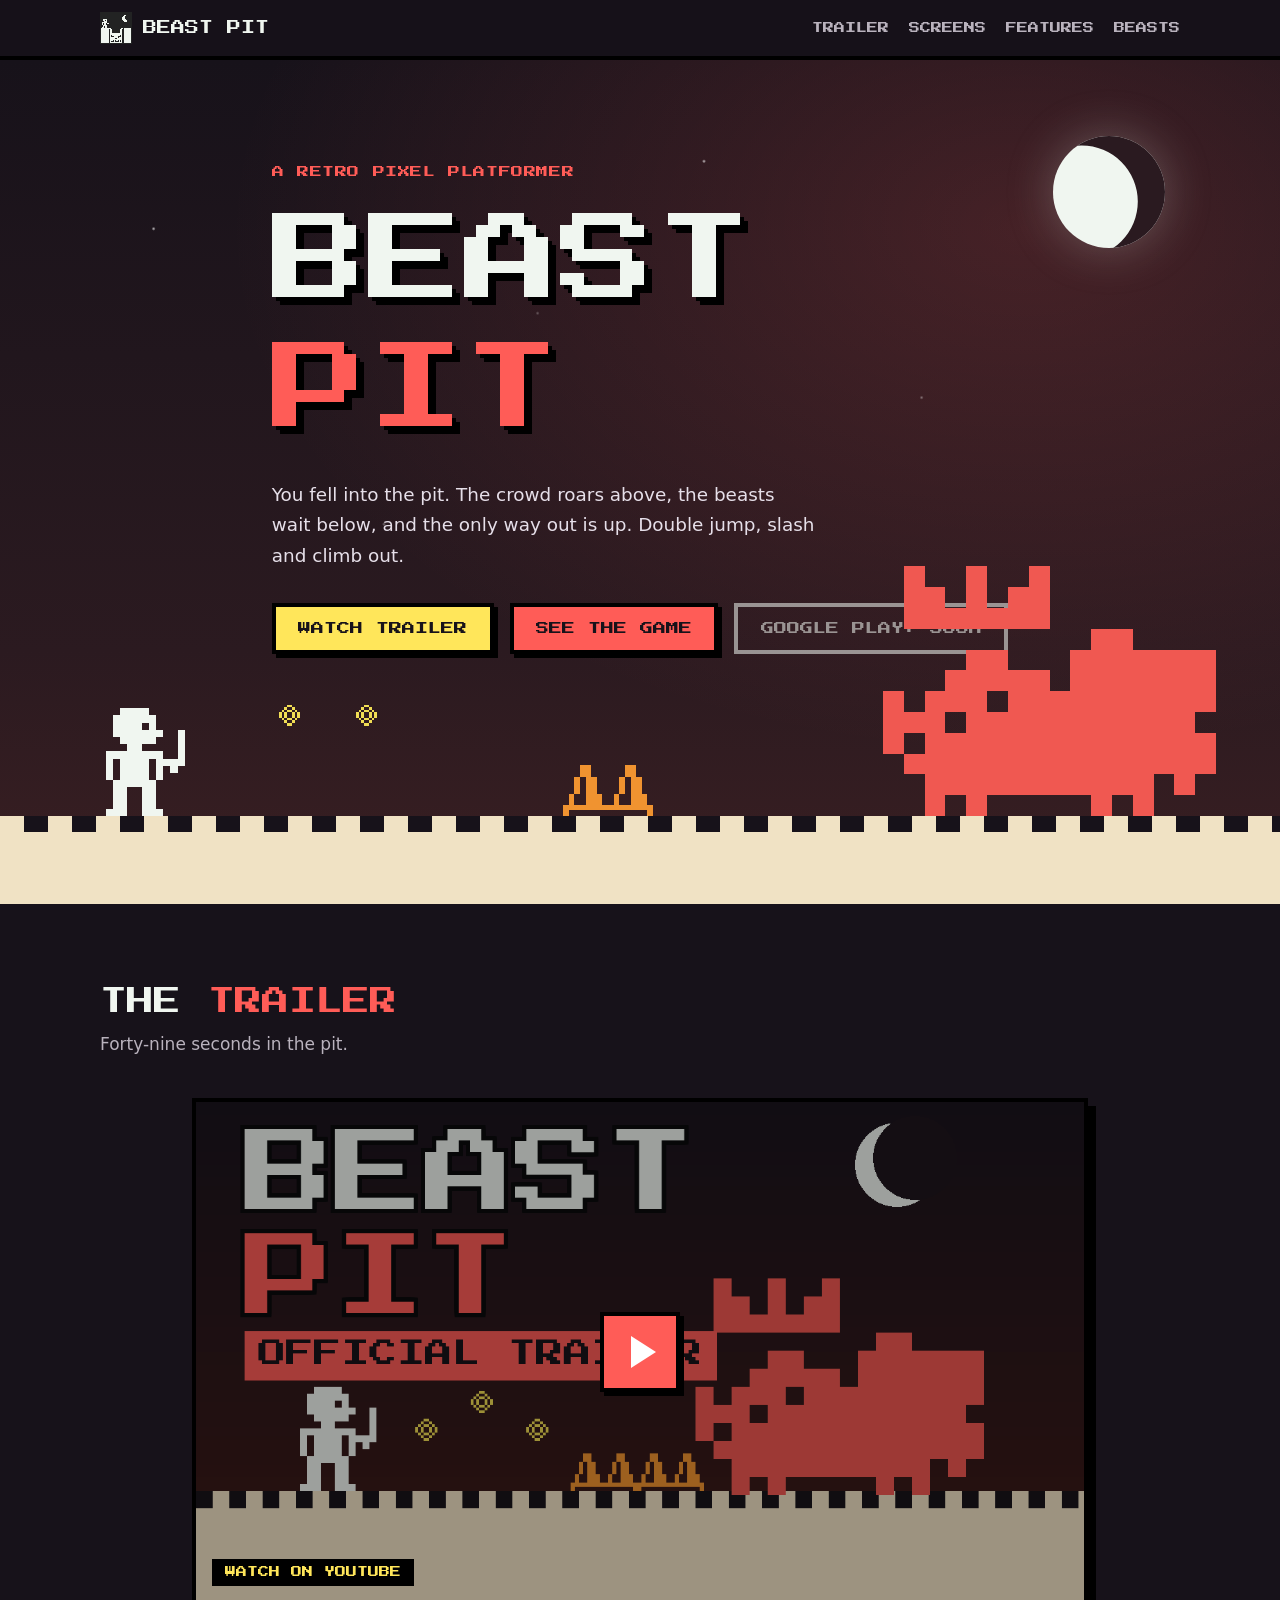
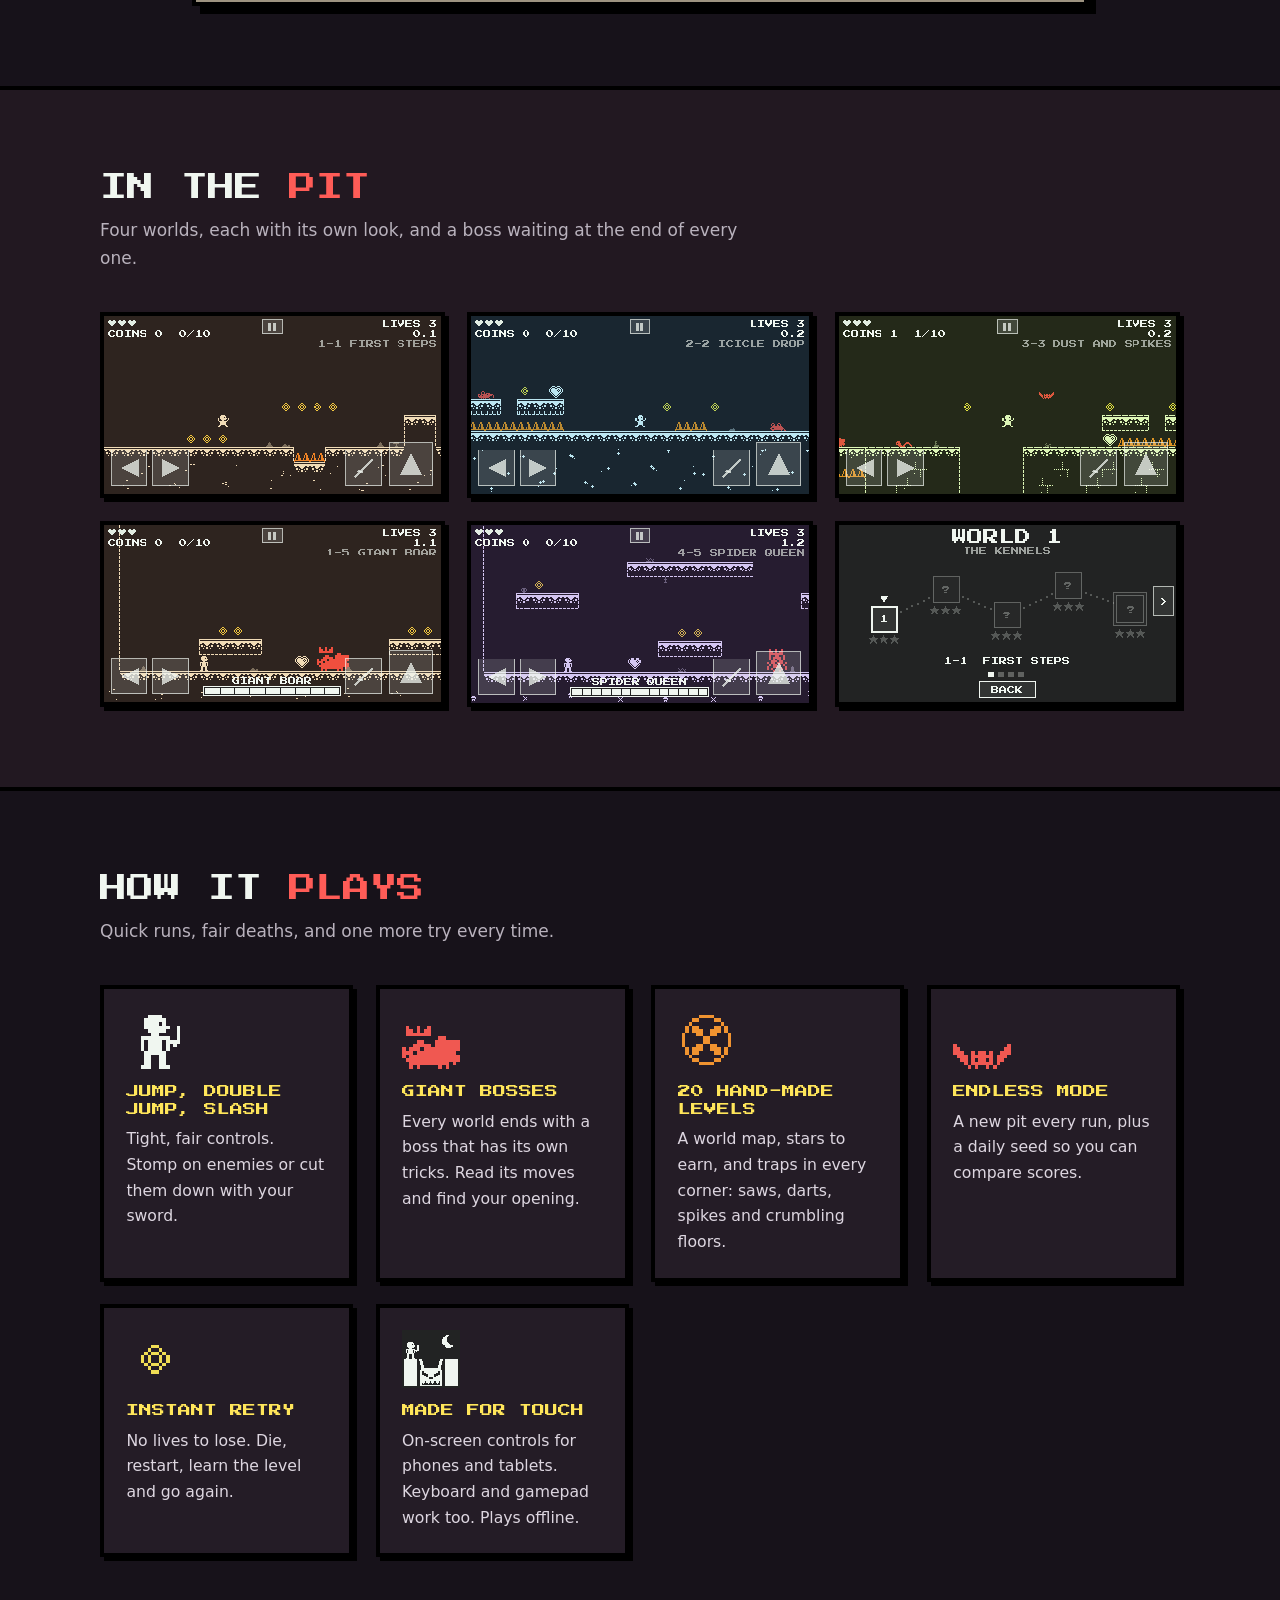
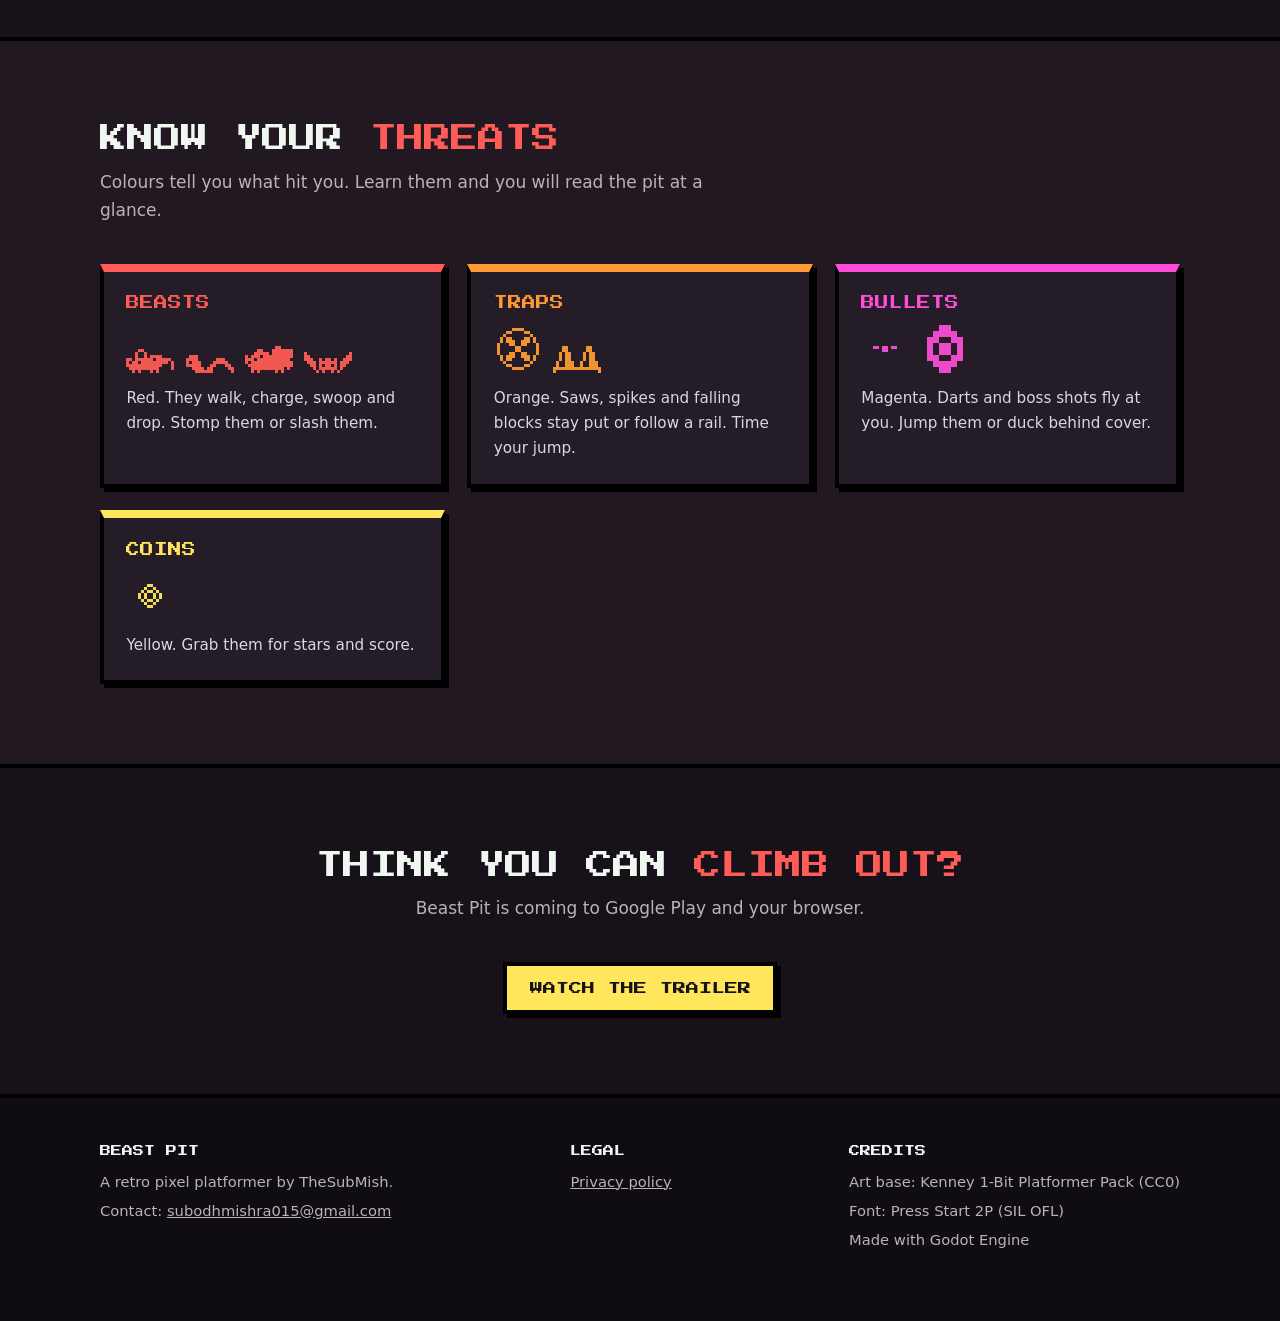
<file: index.html>
<!doctype html>
<html lang="en"><head><meta charset="utf-8"><meta name="viewport" content="width=device-width,initial-scale=1">
<title>Beast Pit: Retro Platformer</title>
<meta name="description" content="Beast Pit is a retro 1-bit pixel platformer: double jump, slash beasts, fight giant bosses and climb out of the pit. Works offline.">
<meta property="og:title" content="Beast Pit: Retro Platformer">
<meta property="og:description" content="You fell into the Beast Pit. Double jump, slash and climb out.">
<meta property="og:image" content="img/feature.png">
<link rel="icon" href="img/icon.png">
<link rel="stylesheet" href="style.css">
</head><body>

<header class="nav"><div class="wrap">
  <a class="brand" href="#top"><img src="img/icon.png" alt="">BEAST PIT</a>
  <nav><a href="#trailer">TRAILER</a><a href="#screens">SCREENS</a><a href="#features">FEATURES</a><a href="#beasts">BEASTS</a></nav>
</div></header>

<main id="top">
<div class="hero">
  <div class="moon" aria-hidden="true"></div>
  <div class="wrap">
    <p class="kicker">A RETRO PIXEL PLATFORMER</p>
    <h1>BEAST<span>PIT</span></h1>
    <p class="lede">You fell into the pit. The crowd roars above, the beasts wait below, and the only way out is up. Double jump, slash and climb out.</p>
    <div class="cta">
      <a class="btn" href="https://youtu.be/mt8stKIenBo" target="_blank" rel="noopener">WATCH TRAILER</a>
      <a class="btn red" href="#screens">SEE THE GAME</a>
      <span class="btn ghost" aria-disabled="true">GOOGLE PLAY: SOON</span>
    </div>
  </div>
  <div class="actors" aria-hidden="true">
    <img class="a-hero" src="img/hero.png" alt="">
    <img class="a-coin" src="img/coin.png" alt="" style="left:21%">
    <img class="a-coin" src="img/coin.png" alt="" style="left:27%;animation-delay:.4s">
    <img class="a-spikes" src="img/spikes.png" alt="" style="left:44%">
    <img class="a-boar" src="img/boss_boar.png" alt="">
  </div>
  <div class="ground" aria-hidden="true"></div>
</div>

<section id="trailer"><div class="wrap">
  <h2 class="sec-title">THE <em>TRAILER</em></h2>
  <p class="sec-sub">Forty-nine seconds in the pit.</p>
  <a class="video" href="https://youtu.be/mt8stKIenBo" target="_blank" rel="noopener" aria-label="Watch the Beast Pit trailer on YouTube">
    <img src="img/trailer-thumb.png" alt="Beast Pit official trailer">
    <span class="play"><b></b></span>
    <span class="soon">WATCH ON YOUTUBE</span>
  </a>
</div></section>

<section id="screens" class="alt"><div class="wrap">
  <h2 class="sec-title">IN THE <em>PIT</em></h2>
  <p class="sec-sub">Four worlds, each with its own look, and a boss waiting at the end of every one.</p>
  <div class="shots">
    <a href="img/shot1.png"><img src="img/shot1.png" alt="World 1: the Kennels" loading="lazy"></a>
    <a href="img/shot2.png"><img src="img/shot2.png" alt="World 2: icy caves" loading="lazy"></a>
    <a href="img/shot3.png"><img src="img/shot3.png" alt="World 3: the ruins" loading="lazy"></a>
    <a href="img/shot4.png"><img src="img/shot4.png" alt="Boss fight: the Giant Boar" loading="lazy"></a>
    <a href="img/shot5.png"><img src="img/shot5.png" alt="Boss fight in the crypt" loading="lazy"></a>
    <a href="img/shot6.png"><img src="img/shot6.png" alt="World map" loading="lazy"></a>
  </div>
</div></section>

<section id="features"><div class="wrap">
  <h2 class="sec-title">HOW IT <em>PLAYS</em></h2>
  <p class="sec-sub">Quick runs, fair deaths, and one more try every time.</p>
  <div class="grid">
    <div class="panel"><img class="ico" src="img/hero.png" alt=""><h3>JUMP, DOUBLE JUMP, SLASH</h3><p>Tight, fair controls. Stomp on enemies or cut them down with your sword.</p></div>
    <div class="panel"><img class="ico" src="img/boss_boar.png" alt=""><h3>GIANT BOSSES</h3><p>Every world ends with a boss that has its own tricks. Read its moves and find your opening.</p></div>
    <div class="panel"><img class="ico" src="img/saw.png" alt=""><h3>20 HAND-MADE LEVELS</h3><p>A world map, stars to earn, and traps in every corner: saws, darts, spikes and crumbling floors.</p></div>
    <div class="panel"><img class="ico" src="img/bat.png" alt=""><h3>ENDLESS MODE</h3><p>A new pit every run, plus a daily seed so you can compare scores.</p></div>
    <div class="panel"><img class="ico" src="img/coin.png" alt=""><h3>INSTANT RETRY</h3><p>No lives to lose. Die, restart, learn the level and go again.</p></div>
    <div class="panel"><img class="ico" src="img/icon.png" alt=""><h3>MADE FOR TOUCH</h3><p>On-screen controls for phones and tablets. Keyboard and gamepad work too. Plays offline.</p></div>
  </div>
</div></section>

<section id="beasts" class="alt"><div class="wrap">
  <h2 class="sec-title">KNOW YOUR <em>THREATS</em></h2>
  <p class="sec-sub">Colours tell you what hit you. Learn them and you will read the pit at a glance.</p>
  <div class="threats">
    <div class="panel threat" style="--c:var(--red)"><h3>BEASTS</h3>
      <div class="row"><img src="img/rat.png" alt=""><img src="img/snake.png" alt=""><img src="img/boar.png" alt=""><img src="img/bat.png" alt=""></div>
      <p>Red. They walk, charge, swoop and drop. Stomp them or slash them.</p></div>
    <div class="panel threat" style="--c:var(--orange)"><h3>TRAPS</h3>
      <div class="row"><img src="img/saw.png" alt=""><img src="img/spikes.png" alt=""></div>
      <p>Orange. Saws, spikes and falling blocks stay put or follow a rail. Time your jump.</p></div>
    <div class="panel threat" style="--c:var(--magenta)"><h3>BULLETS</h3>
      <div class="row"><img src="img/dart.png" alt=""><img src="img/shot.png" alt=""></div>
      <p>Magenta. Darts and boss shots fly at you. Jump them or duck behind cover.</p></div>
    <div class="panel threat" style="--c:var(--yellow)"><h3>COINS</h3>
      <div class="row"><img src="img/coin.png" alt=""></div>
      <p>Yellow. Grab them for stars and score.</p></div>
  </div>
</div></section>

<section><div class="wrap" style="text-align:center">
  <h2 class="sec-title">THINK YOU CAN <em>CLIMB OUT?</em></h2>
  <p class="sec-sub" style="margin-inline:auto">Beast Pit is coming to Google Play and your browser.</p>
  <div class="cta" style="justify-content:center"><a class="btn" href="https://youtu.be/mt8stKIenBo" target="_blank" rel="noopener">WATCH THE TRAILER</a></div>
</div></section>
</main>

<footer><div class="wrap">
  <div><h4>BEAST PIT</h4><p>A retro pixel platformer by TheSubMish.</p><p>Contact: <a href="mailto:subodhmishra015@gmail.com">subodhmishra015@gmail.com</a></p></div>
  <div><h4>LEGAL</h4><p><a href="privacy.html">Privacy policy</a></p></div>
  <div><h4>CREDITS</h4><p>Art base: Kenney 1-Bit Platformer Pack (CC0)</p><p>Font: Press Start 2P (SIL OFL)</p><p>Made with Godot Engine</p></div>
</div></footer>
</body></html>
</file>
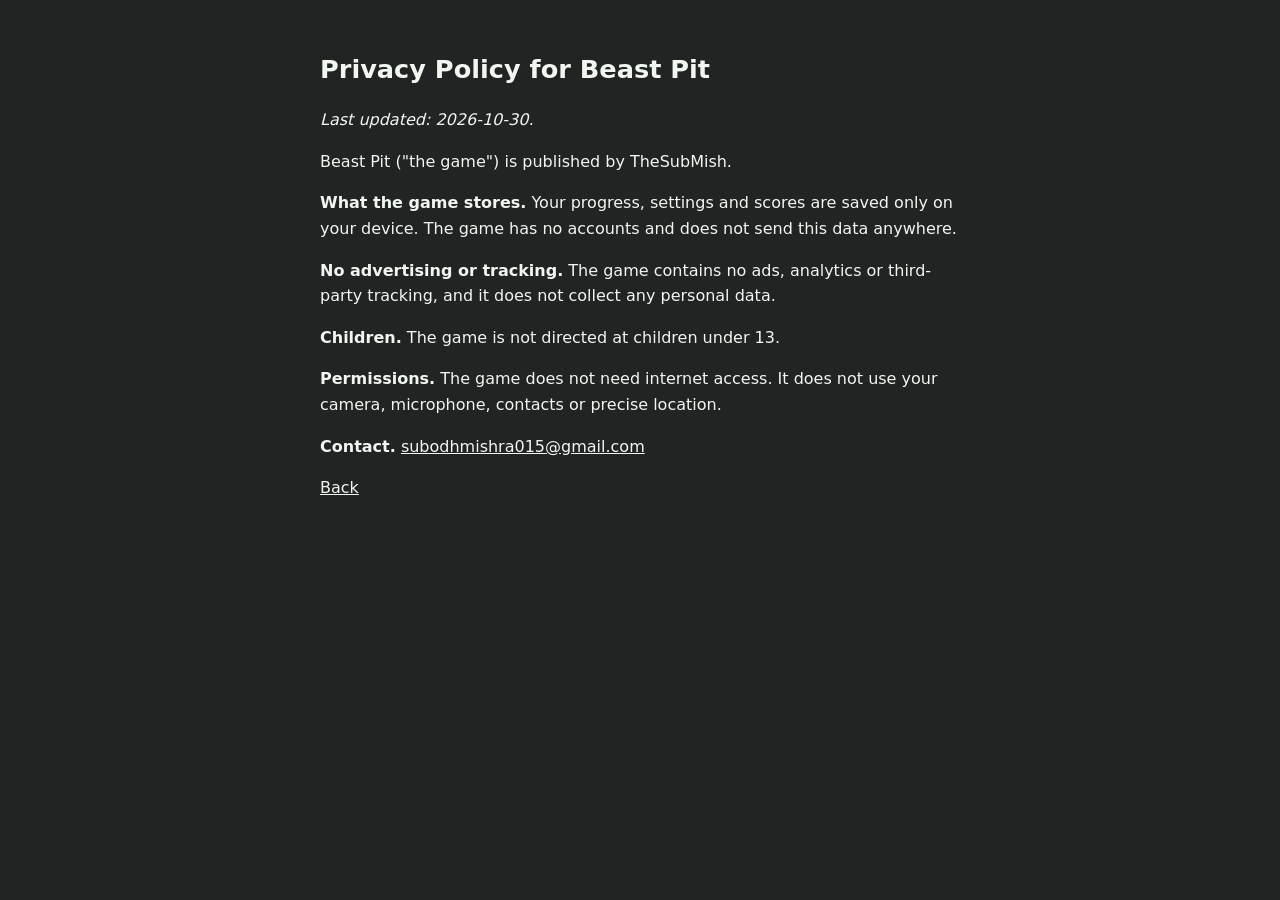
<file: privacy/index.html>
<!doctype html>
<html lang="en"><head><meta charset="utf-8"><meta name="viewport" content="width=device-width,initial-scale=1">
<title>Beast Pit Privacy Policy</title>
<style>:root{--bg:#222323;--fg:#f0f6f0}body{margin:0;background:var(--bg);color:var(--fg);font:16px/1.6 system-ui,sans-serif}main{max-width:40rem;margin:0 auto;padding:2rem 1rem}img{max-width:100%;image-rendering:pixelated}a{color:var(--fg)}h1{font-size:1.6rem}</style></head><body><main>
<h1>Privacy Policy for Beast Pit</h1>
<p><em>Last updated: 2026-10-30.</em></p>
<p>Beast Pit ("the game") is published by TheSubMish.</p>
<p><strong>What the game stores.</strong> Your progress, settings and scores are saved only on your device. The game has no accounts and does not send this data anywhere.</p>
<p><strong>No advertising or tracking.</strong> The game contains no ads, analytics or third-party tracking, and it does not collect any personal data.</p>
<p><strong>Children.</strong> The game is not directed at children under 13.</p>
<p><strong>Permissions.</strong> The game does not need internet access. It does not use your camera, microphone, contacts or precise location.</p>
<p><strong>Contact.</strong> <a href="mailto:subodhmishra015@gmail.com">subodhmishra015@gmail.com</a></p>
<p><a href="../">Back</a></p>
</main></body></html>
</file>
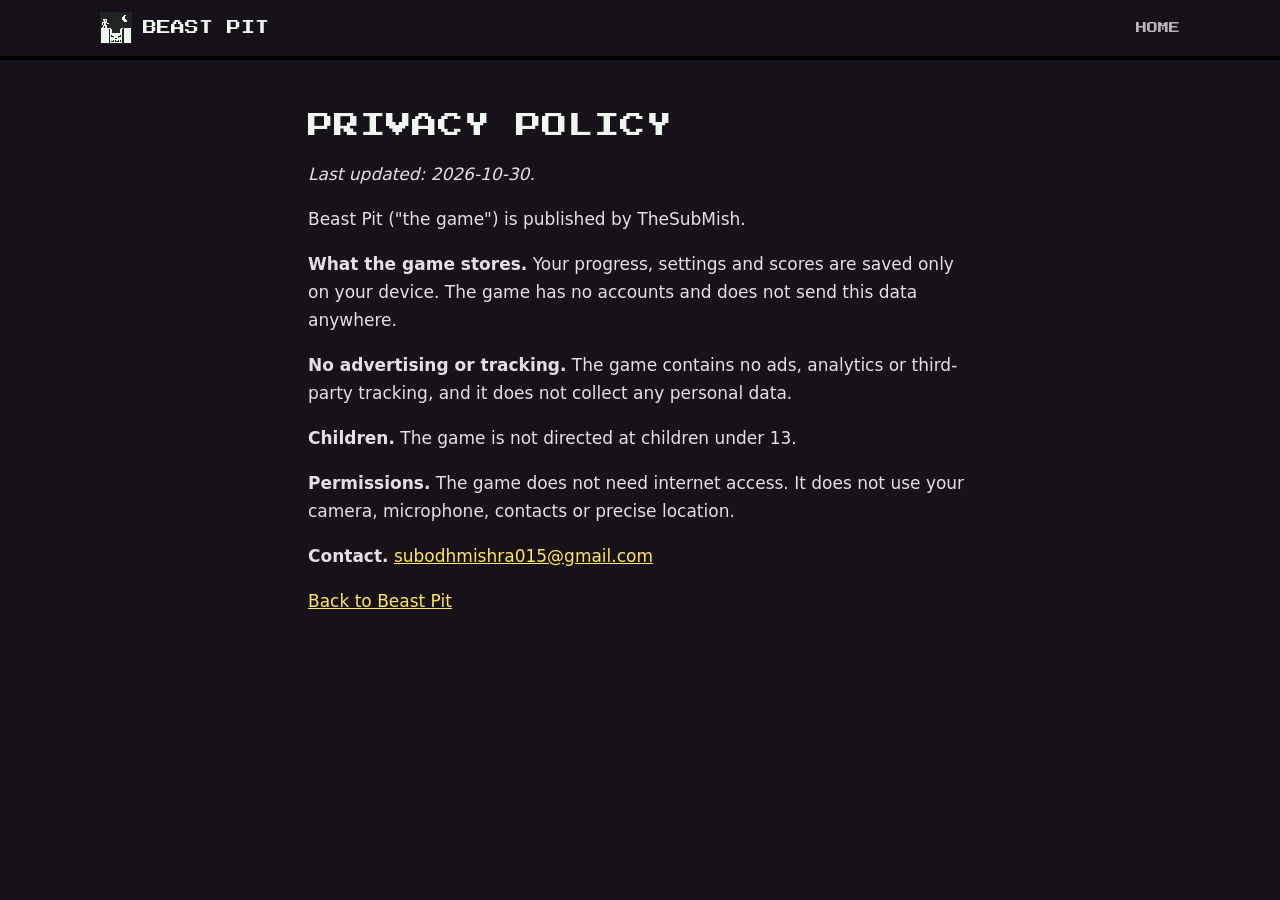
<file: privacy.html>
<!doctype html>
<html lang="en"><head><meta charset="utf-8"><meta name="viewport" content="width=device-width,initial-scale=1">
<title>Beast Pit Privacy Policy</title>
<link rel="icon" href="img/icon.png">
<link rel="stylesheet" href="style.css">
</head><body>
<header class="nav"><div class="wrap">
  <a class="brand" href="index.html"><img src="img/icon.png" alt="">BEAST PIT</a>
  <nav><a href="index.html">HOME</a></nav>
</div></header>
<main class="doc">
<h1>PRIVACY POLICY</h1>
<p><em>Last updated: 2026-10-30.</em></p>
<p>Beast Pit ("the game") is published by TheSubMish.</p>
<p><strong>What the game stores.</strong> Your progress, settings and scores are saved only on your device. The game has no accounts and does not send this data anywhere.</p>
<p><strong>No advertising or tracking.</strong> The game contains no ads, analytics or third-party tracking, and it does not collect any personal data.</p>
<p><strong>Children.</strong> The game is not directed at children under 13.</p>
<p><strong>Permissions.</strong> The game does not need internet access. It does not use your camera, microphone, contacts or precise location.</p>
<p><strong>Contact.</strong> <a href="mailto:subodhmishra015@gmail.com">subodhmishra015@gmail.com</a></p>
<p><a href="index.html">Back to Beast Pit</a></p>
</main>
</body></html>
</file>
<file: style.css>
@font-face{font-family:"Press Start 2P";src:url("fonts/PressStart2P-Regular.ttf") format("truetype");font-display:swap}
:root{--bg:#17121a;--bg2:#221821;--panel:#241c26;--fg:#f0f6f0;--dim:#b9b2bd;--red:#ff5c57;--orange:#ff9933;--magenta:#ff4dd9;--yellow:#ffe65a;--sand:#f0e2c4;--px:4px}
*{box-sizing:border-box}
html{scroll-behavior:smooth}
body{margin:0;background:var(--bg);color:var(--fg);font:17px/1.65 system-ui,-apple-system,"Segoe UI",sans-serif}
img{max-width:100%;image-rendering:pixelated;display:block}
a{color:var(--yellow)}
h1,h2,h3,.px{font-family:"Press Start 2P",monospace;font-weight:400;line-height:1.35}
.wrap{max-width:70rem;margin:0 auto;padding:0 1.25rem}

/* nav */
.nav{position:sticky;top:0;z-index:10;background:rgba(23,18,26,.92);backdrop-filter:blur(4px);border-bottom:var(--px) solid #000}
.nav .wrap{display:flex;align-items:center;gap:1.25rem;height:3.5rem}
.brand{display:flex;align-items:center;gap:.7rem;color:var(--fg);text-decoration:none;font:14px "Press Start 2P",monospace}
.brand img{width:32px;height:32px}
.nav nav{margin-left:auto;display:flex;gap:1.25rem}
.nav nav a{color:var(--dim);text-decoration:none;font:11px "Press Start 2P",monospace}
.nav nav a:hover{color:var(--yellow)}
@media(max-width:620px){.nav nav a:nth-child(n+3){display:none}}

/* buttons */
.btn{display:inline-block;padding:.95rem 1.4rem;font:13px "Press Start 2P",monospace;color:#17121a;background:var(--yellow);text-decoration:none;border:var(--px) solid #000;box-shadow:var(--px) var(--px) 0 #000;transition:transform .08s,box-shadow .08s}
.btn:hover{transform:translate(2px,2px);box-shadow:2px 2px 0 #000}
.btn.red{background:var(--red)}
.btn.ghost{background:transparent;color:var(--fg);border-color:var(--fg);box-shadow:none}
.btn[aria-disabled=true]{opacity:.55;pointer-events:none}
.cta{display:flex;flex-wrap:wrap;gap:1rem;margin-top:2rem}

/* hero */
.hero{position:relative;min-height:calc(100vh - 3.5rem);display:flex;align-items:center;overflow:hidden;
 background:radial-gradient(ellipse at 80% 20%,rgba(255,92,87,.18),transparent 55%),linear-gradient(#17121a 0%,#2b1a20 70%,#3a1f22 100%)}
.hero:before{content:"";position:absolute;inset:0;opacity:.7;
 background-image:radial-gradient(2px 2px at 12% 20%,#fff,transparent),radial-gradient(2px 2px at 30% 55%,#fff8,transparent),radial-gradient(2px 2px at 55% 12%,#fff,transparent),radial-gradient(2px 2px at 72% 40%,#fff8,transparent),radial-gradient(2px 2px at 90% 15%,#fff,transparent),radial-gradient(2px 2px at 42% 30%,#fff6,transparent)}
.moon{position:absolute;right:9%;top:9%;width:7rem;height:7rem;border-radius:50%;background:var(--fg);box-shadow:inset -1.7rem .6rem 0 #2a1a20,0 0 3rem rgba(240,246,240,.25)}
.hero .wrap{position:relative;z-index:2;padding-top:3rem;padding-bottom:12rem}
.kicker{color:var(--red);font:12px "Press Start 2P",monospace;margin:0 0 1.2rem;letter-spacing:.05em}
.hero h1{margin:0;font-size:clamp(2.2rem,9vw,6rem);text-shadow:var(--px) var(--px) 0 #000,calc(var(--px)*2) calc(var(--px)*2) 0 #000}
.hero h1 span{color:var(--red);display:block}
.lede{max-width:34rem;margin:1.5rem 0 0;font-size:1.15rem;color:#e6dfe9}
.ground{position:absolute;left:0;right:0;bottom:0;height:5.5rem;background:var(--sand);z-index:1;border-top:1rem solid var(--sand)}
.ground:before{content:"";position:absolute;left:0;right:0;top:-1rem;height:1rem;background:repeating-linear-gradient(90deg,transparent 0 1.5rem,#17121a 1.5rem 3rem)}
.actors{position:absolute;left:0;right:0;bottom:5.5rem;z-index:2;pointer-events:none}
.actors img{position:absolute;bottom:0}
.a-hero{left:6%;width:clamp(4.5rem,9vw,8rem)}
.a-coin{width:2.6rem;bottom:5rem!important;animation:bob 1.6s steps(4) infinite}
.a-spikes{width:clamp(4rem,7vw,6rem)}
.a-boar{right:5%;width:clamp(11rem,26vw,25rem);animation:breath 1.2s steps(2) infinite}
@keyframes bob{50%{transform:translateY(-.6rem)}}
@keyframes breath{50%{transform:translateY(.5rem)}}
@media(max-width:760px){.a-boar{right:-6%;opacity:.55}.hero .wrap{padding-bottom:10rem}}
@media(prefers-reduced-motion:reduce){*{animation:none!important;scroll-behavior:auto}}

/* sections */
section{padding:5rem 0;scroll-margin-top:3.5rem}
section.alt{background:var(--bg2);border-block:var(--px) solid #000}
.sec-title{font-size:clamp(1.1rem,3.4vw,1.7rem);margin:0 0 .6rem}
.sec-title em{font-style:normal;color:var(--red)}
.sec-sub{color:var(--dim);margin:0 0 2.5rem;max-width:40rem}
.panel{background:var(--panel);border:var(--px) solid #000;box-shadow:var(--px) var(--px) 0 #000;padding:1.4rem}

/* trailer */
.video{position:relative;display:block;max-width:56rem;margin:0 auto;border:var(--px) solid #000;box-shadow:8px 8px 0 #000}
.video img{width:100%;image-rendering:auto}
.video .play{position:absolute;inset:0;display:grid;place-items:center;background:rgba(0,0,0,.35)}
.video .play b{display:grid;place-items:center;width:5rem;height:5rem;background:var(--red);border:var(--px) solid #000;box-shadow:var(--px) var(--px) 0 #000;font:0/0 a}
.video .play b:after{content:"";border-left:1.6rem solid #fff;border-block:1rem solid transparent;margin-left:.4rem}
.video .soon{position:absolute;left:1rem;bottom:1rem;background:#000;color:var(--yellow);padding:.5rem .8rem;font:11px "Press Start 2P",monospace}

/* gallery */
.shots{display:grid;grid-template-columns:repeat(auto-fill,minmax(19rem,1fr));gap:1.4rem}
.shots a{display:block;border:var(--px) solid #000;box-shadow:var(--px) var(--px) 0 #000;background:#000;transition:transform .12s}
.shots a:hover{transform:translateY(-4px)}
.shots img{width:100%;aspect-ratio:2046/1080;object-fit:cover;image-rendering:pixelated}

/* features */
.grid{display:grid;grid-template-columns:repeat(auto-fit,minmax(15rem,1fr));gap:1.4rem}
.grid h3{font-size:.8rem;margin:.9rem 0 .5rem;color:var(--yellow)}
.grid p{margin:0;color:#ddd6e0;font-size:.98rem}
.grid .ico{height:3.6rem;width:auto}

/* threat guide */
.threats{display:grid;grid-template-columns:repeat(auto-fit,minmax(16rem,1fr));gap:1.4rem}
.threat{border-top:.5rem solid var(--c)}
.threat h3{color:var(--c);font-size:.85rem;margin:0 0 .5rem}
.threat .row{display:flex;gap:.7rem;margin:.8rem 0}
.threat .row img{height:3rem;width:auto}
.threat p{margin:0;font-size:.95rem;color:#ddd6e0}

/* footer */
footer{padding:3rem 0 4rem;border-top:var(--px) solid #000;background:#100c13;color:var(--dim);font-size:.92rem}
footer .wrap{display:flex;flex-wrap:wrap;gap:2rem;justify-content:space-between}
footer h4{font:11px "Press Start 2P",monospace;color:var(--fg);margin:0 0 .8rem}
footer a{color:var(--dim)}footer a:hover{color:var(--yellow)}
footer p{margin:.3rem 0}

/* plain pages (privacy) */
.doc{max-width:44rem;margin:0 auto;padding:3rem 1.25rem 5rem}
.doc h1{font-size:clamp(1.1rem,4vw,1.6rem);margin:0 0 1rem}
.doc p{color:#e6dfe9}
</file>
